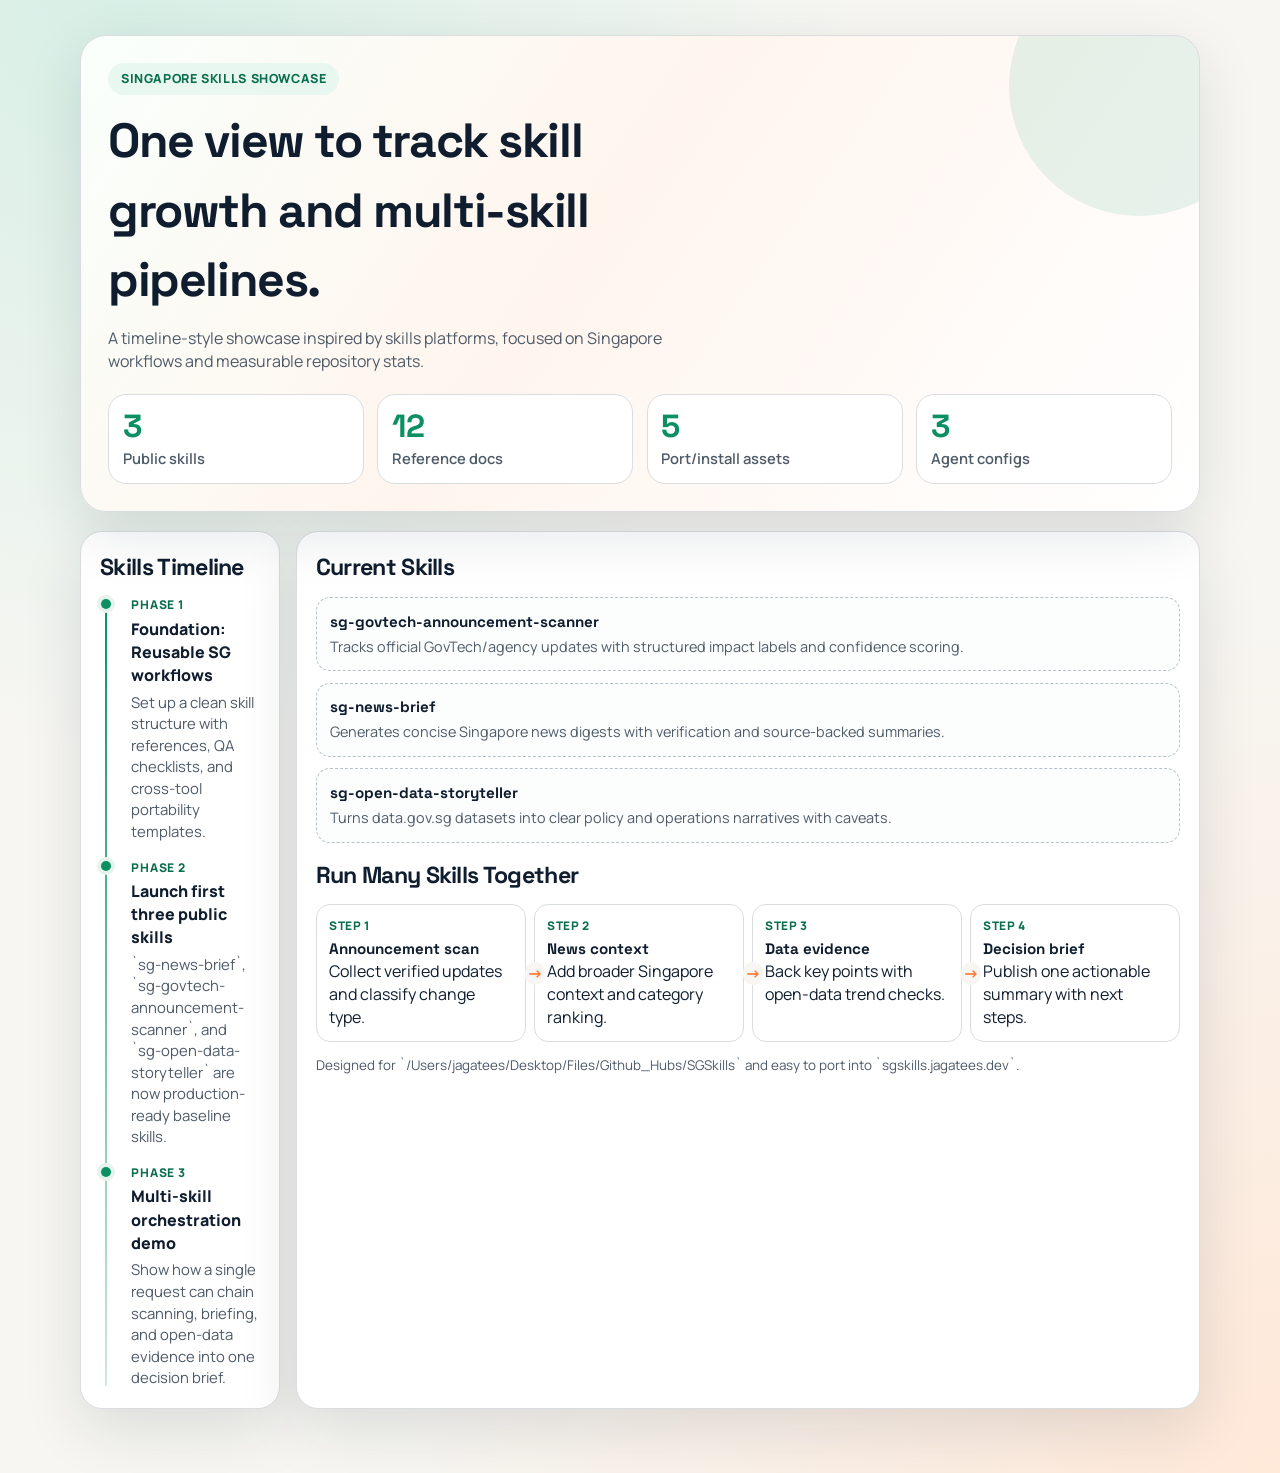
<file: docs/showcase.html>
<!DOCTYPE html>
<html lang="en">
<head>
  <meta charset="UTF-8" />
  <meta name="viewport" content="width=device-width, initial-scale=1.0" />
  <title>SGSkills Showcase</title>
  <link rel="preconnect" href="https://fonts.googleapis.com" />
  <link rel="preconnect" href="https://fonts.gstatic.com" crossorigin />
  <link href="https://fonts.googleapis.com/css2?family=Manrope:wght@400;600;700;800&family=Space+Grotesk:wght@500;700&display=swap" rel="stylesheet" />
  <style>
    :root {
      --bg: #f7f6f2;
      --ink: #0f1d2e;
      --muted: #4e5a68;
      --surface: #ffffff;
      --line: #d9dddf;
      --accent: #0b8f63;
      --accent-2: #ff7b37;
      --shadow: 0 20px 60px rgba(18, 34, 50, 0.12);
    }

    * {
      box-sizing: border-box;
    }

    body {
      margin: 0;
      font-family: "Manrope", sans-serif;
      color: var(--ink);
      background:
        radial-gradient(circle at 10% 0%, #d7efe6 0%, transparent 40%),
        radial-gradient(circle at 100% 100%, #ffe8d8 0%, transparent 45%),
        var(--bg);
      line-height: 1.45;
    }

    .container {
      width: min(1120px, calc(100% - 2.2rem));
      margin: 0 auto;
      padding: 2.2rem 0 4rem;
    }

    .hero {
      border: 1px solid var(--line);
      border-radius: 26px;
      padding: 1.5rem;
      background: linear-gradient(125deg, #f9fffb, #fff5ee 45%, #fff);
      box-shadow: var(--shadow);
      overflow: hidden;
      position: relative;
      animation: rise 500ms ease-out;
    }

    .hero::before {
      content: "";
      position: absolute;
      width: 260px;
      height: 260px;
      border-radius: 50%;
      right: -70px;
      top: -80px;
      background: rgba(11, 143, 99, 0.1);
      z-index: 0;
    }

    .hero-content {
      position: relative;
      z-index: 1;
    }

    .pill {
      display: inline-flex;
      align-items: center;
      padding: 0.42rem 0.8rem;
      border-radius: 999px;
      background: #e9f7f1;
      color: #0b6f4f;
      font-size: 0.78rem;
      font-weight: 800;
      letter-spacing: 0.05em;
      text-transform: uppercase;
    }

    h1,
    h2,
    h3 {
      margin: 0;
      font-family: "Space Grotesk", sans-serif;
      letter-spacing: -0.03em;
    }

    h1 {
      margin-top: 0.7rem;
      font-size: clamp(1.8rem, 5vw, 3rem);
      max-width: 16ch;
    }

    .subtitle {
      margin: 0.75rem 0 0;
      max-width: 62ch;
      color: var(--muted);
      font-size: 1rem;
    }

    .stats-grid {
      display: grid;
      grid-template-columns: repeat(2, minmax(0, 1fr));
      gap: 0.85rem;
      margin-top: 1.3rem;
    }

    .stat-card {
      border: 1px solid var(--line);
      border-radius: 18px;
      background: var(--surface);
      padding: 0.85rem;
      transition: transform 180ms ease, box-shadow 180ms ease;
    }

    .stat-card:hover {
      transform: translateY(-2px);
      box-shadow: 0 12px 30px rgba(15, 29, 46, 0.08);
    }

    .stat-number {
      font-family: "Space Grotesk", sans-serif;
      font-weight: 700;
      font-size: clamp(1.2rem, 4vw, 2rem);
      color: var(--accent);
      line-height: 1.1;
    }

    .stat-label {
      margin-top: 0.25rem;
      color: var(--muted);
      font-size: 0.92rem;
      font-weight: 600;
    }

    .sections {
      display: grid;
      gap: 1rem;
      margin-top: 1.2rem;
    }

    .card {
      background: var(--surface);
      border-radius: 22px;
      padding: 1.2rem;
      border: 1px solid var(--line);
      box-shadow: var(--shadow);
      animation: rise 650ms ease-out;
    }

    .card h2 {
      font-size: clamp(1.15rem, 3vw, 1.45rem);
      margin-bottom: 0.7rem;
    }

    .timeline {
      position: relative;
      list-style: none;
      margin: 0;
      padding: 0 0 0 1.35rem;
    }

    .timeline::before {
      content: "";
      position: absolute;
      left: 0.3rem;
      top: 0.2rem;
      bottom: 0.2rem;
      width: 2px;
      background: linear-gradient(var(--accent), #cfe9dd);
    }

    .timeline-item {
      position: relative;
      padding: 0 0 1rem 0.6rem;
    }

    .timeline-item:last-child {
      padding-bottom: 0;
    }

    .timeline-item::before {
      content: "";
      position: absolute;
      left: -1.28rem;
      top: 0.18rem;
      width: 10px;
      height: 10px;
      border-radius: 50%;
      background: var(--accent);
      box-shadow: 0 0 0 4px #e4f3ec;
    }

    .timeline-date {
      font-size: 0.75rem;
      color: #0b6f4f;
      font-weight: 800;
      text-transform: uppercase;
      letter-spacing: 0.06em;
    }

    .timeline-title {
      margin-top: 0.25rem;
      font-weight: 800;
      font-size: 1rem;
    }

    .timeline-text {
      margin: 0.28rem 0 0;
      color: var(--muted);
      font-size: 0.93rem;
    }

    .skills-grid {
      margin-top: 0.75rem;
      display: grid;
      gap: 0.7rem;
    }

    .skill-box {
      border: 1px dashed #b6c1c8;
      border-radius: 14px;
      padding: 0.8rem;
      background: #fcfdfd;
    }

    .skill-name {
      font-family: "Space Grotesk", sans-serif;
      font-weight: 700;
      font-size: 0.95rem;
      margin: 0;
    }

    .skill-desc {
      margin: 0.25rem 0 0;
      color: var(--muted);
      font-size: 0.9rem;
    }

    .pipeline {
      margin-top: 0.75rem;
      display: flex;
      gap: 0.5rem;
      overflow-x: auto;
      padding-bottom: 0.2rem;
    }

    .step {
      min-width: 210px;
      border: 1px solid var(--line);
      border-radius: 14px;
      padding: 0.75rem;
      background: #fff;
      position: relative;
    }

    .step + .step::before {
      content: "→";
      position: absolute;
      left: -0.62rem;
      top: calc(50% - 0.7rem);
      color: var(--accent-2);
      font-size: 1rem;
      font-weight: 800;
      background: var(--bg);
      border-radius: 999px;
      padding: 0 0.12rem;
    }

    .step span {
      display: block;
      color: #0b6f4f;
      font-size: 0.74rem;
      font-weight: 800;
      letter-spacing: 0.06em;
      text-transform: uppercase;
    }

    .step strong {
      display: block;
      margin-top: 0.2rem;
      font-family: "Space Grotesk", sans-serif;
      font-size: 0.95rem;
    }

    .footer-note {
      margin-top: 0.65rem;
      font-size: 0.84rem;
      color: var(--muted);
    }

    @media (min-width: 840px) {
      .stats-grid {
        grid-template-columns: repeat(4, minmax(0, 1fr));
      }

      .sections {
        grid-template-columns: 1.1fr 1fr;
      }

      .hero {
        padding: 1.7rem;
      }
    }

    @keyframes rise {
      from {
        opacity: 0;
        transform: translateY(8px);
      }
      to {
        opacity: 1;
        transform: translateY(0);
      }
    }
  </style>
</head>
<body>
  <main class="container">
    <section class="hero">
      <div class="hero-content">
        <span class="pill">Singapore Skills Showcase</span>
        <h1>One view to track skill growth and multi-skill pipelines.</h1>
        <p class="subtitle">A timeline-style showcase inspired by skills platforms, focused on Singapore workflows and measurable repository stats.</p>

        <div class="stats-grid">
          <article class="stat-card">
            <div class="stat-number">3</div>
            <div class="stat-label">Public skills</div>
          </article>
          <article class="stat-card">
            <div class="stat-number">12</div>
            <div class="stat-label">Reference docs</div>
          </article>
          <article class="stat-card">
            <div class="stat-number">5</div>
            <div class="stat-label">Port/install assets</div>
          </article>
          <article class="stat-card">
            <div class="stat-number">3</div>
            <div class="stat-label">Agent configs</div>
          </article>
        </div>
      </div>
    </section>

    <section class="sections">
      <article class="card">
        <h2>Skills Timeline</h2>
        <ol class="timeline">
          <li class="timeline-item">
            <div class="timeline-date">Phase 1</div>
            <div class="timeline-title">Foundation: Reusable SG workflows</div>
            <p class="timeline-text">Set up a clean skill structure with references, QA checklists, and cross-tool portability templates.</p>
          </li>
          <li class="timeline-item">
            <div class="timeline-date">Phase 2</div>
            <div class="timeline-title">Launch first three public skills</div>
            <p class="timeline-text">`sg-news-brief`, `sg-govtech-announcement-scanner`, and `sg-open-data-storyteller` are now production-ready baseline skills.</p>
          </li>
          <li class="timeline-item">
            <div class="timeline-date">Phase 3</div>
            <div class="timeline-title">Multi-skill orchestration demo</div>
            <p class="timeline-text">Show how a single request can chain scanning, briefing, and open-data evidence into one decision brief.</p>
          </li>
        </ol>
      </article>

      <article class="card">
        <h2>Current Skills</h2>
        <div class="skills-grid">
          <div class="skill-box">
            <p class="skill-name">sg-govtech-announcement-scanner</p>
            <p class="skill-desc">Tracks official GovTech/agency updates with structured impact labels and confidence scoring.</p>
          </div>
          <div class="skill-box">
            <p class="skill-name">sg-news-brief</p>
            <p class="skill-desc">Generates concise Singapore news digests with verification and source-backed summaries.</p>
          </div>
          <div class="skill-box">
            <p class="skill-name">sg-open-data-storyteller</p>
            <p class="skill-desc">Turns data.gov.sg datasets into clear policy and operations narratives with caveats.</p>
          </div>
        </div>

        <h2 style="margin-top: 1rem;">Run Many Skills Together</h2>
        <div class="pipeline" aria-label="Multi-skill workflow pipeline">
          <div class="step">
            <span>Step 1</span>
            <strong>Announcement scan</strong>
            Collect verified updates and classify change type.
          </div>
          <div class="step">
            <span>Step 2</span>
            <strong>News context</strong>
            Add broader Singapore context and category ranking.
          </div>
          <div class="step">
            <span>Step 3</span>
            <strong>Data evidence</strong>
            Back key points with open-data trend checks.
          </div>
          <div class="step">
            <span>Step 4</span>
            <strong>Decision brief</strong>
            Publish one actionable summary with next steps.
          </div>
        </div>

        <p class="footer-note">Designed for `/Users/jagatees/Desktop/Files/Github_Hubs/SGSkills` and easy to port into `sgskills.jagatees.dev`.</p>
      </article>
    </section>
  </main>
</body>
</html>
</file>
